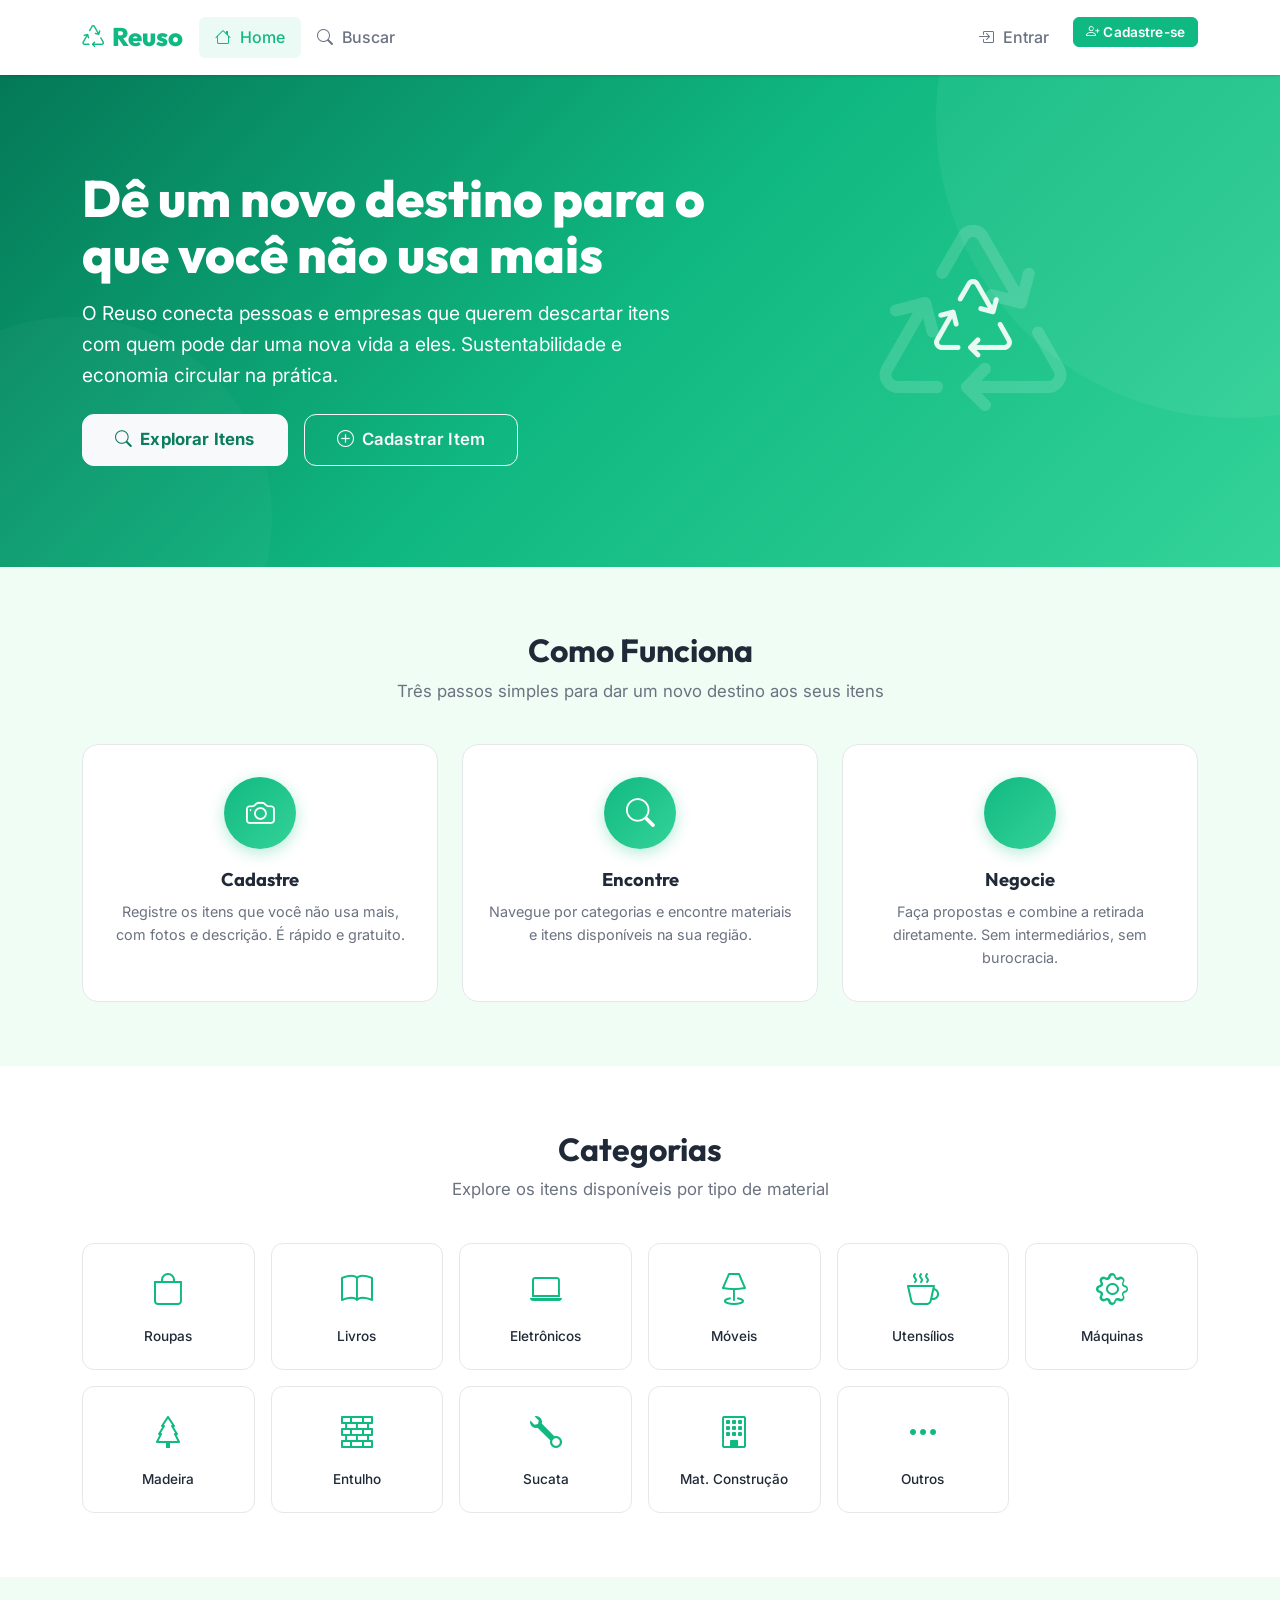
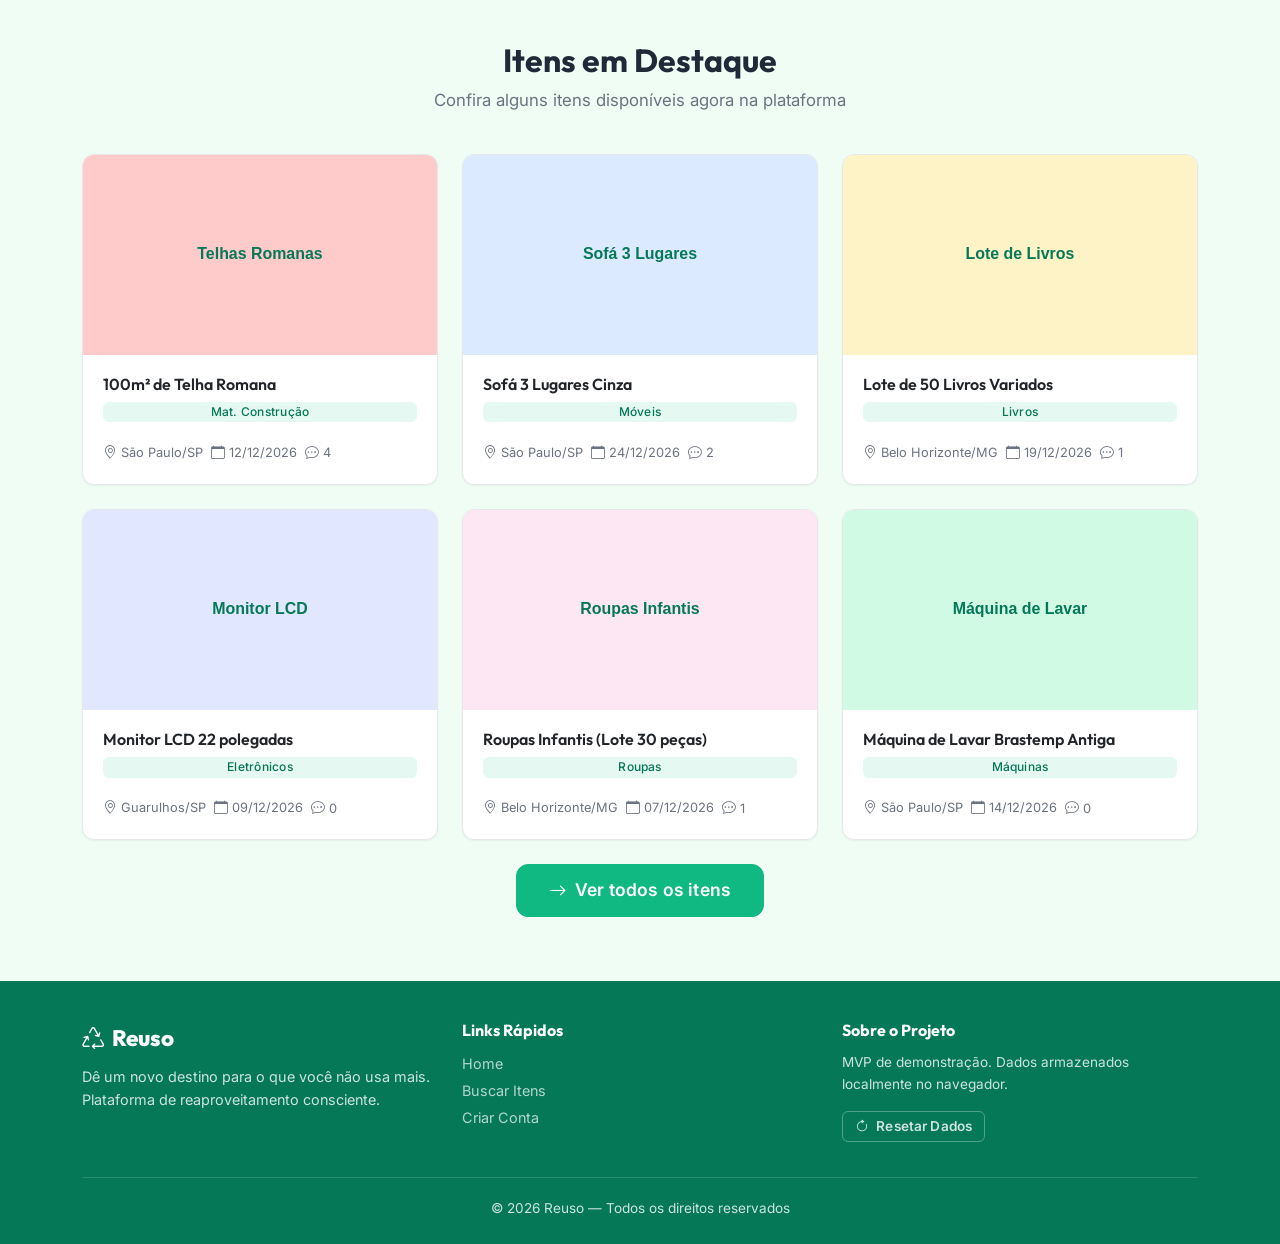
<file: index.html>
<!DOCTYPE html>
<html lang="pt-BR">
<head>
  <meta charset="UTF-8">
  <meta name="viewport" content="width=device-width, initial-scale=1.0">
  <title>Reuso — Dê um novo destino para o que você não usa mais</title>
  <meta name="description" content="Reuso é a plataforma brasileira para reutilizar itens que você não precisa mais. Cadastre, encontre e negocie de forma sustentável.">
  <meta name="keywords" content="reuso, reutilizar, reciclagem, sustentabilidade, marketplace, doação, itens usados">
  <meta name="author" content="Reuso">
  <meta property="og:title" content="Reuso — Marketplace de Reutilização">
  <meta property="og:description" content="Dê um novo destino para o que você não usa mais. Plataforma de reaproveitamento consciente.">
  <meta property="og:type" content="website">

  <!-- Bootstrap 5 CSS -->
  <link href="https://cdn.jsdelivr.net/npm/bootstrap@5.3.3/dist/css/bootstrap.min.css" rel="stylesheet">
  <!-- Bootstrap Icons -->
  <link href="https://cdn.jsdelivr.net/npm/bootstrap-icons@1.11.3/font/bootstrap-icons.min.css" rel="stylesheet">
  <!-- Google Fonts -->
  <link href="https://fonts.googleapis.com/css2?family=Inter:wght@300;400;500;600;700&family=Outfit:wght@400;500;600;700;800&display=swap" rel="stylesheet">
  <!-- Custom CSS -->
  <link href="css/style.css" rel="stylesheet">
</head>
<body>

  <!-- Navbar -->
  <div id="navbar-container"></div>

  <main>
    <!-- ====== HERO SECTION ====== -->
    <section class="hero-section">
      <div class="container">
        <div class="row align-items-center">
          <div class="col-lg-7 mb-4 mb-lg-0">
            <h1 class="animate-fade-in-up">Dê um novo destino para o que você não usa mais</h1>
            <p class="mb-4 animate-fade-in-up animate-delay-1">
              O Reuso conecta pessoas e empresas que querem descartar itens com quem pode dar uma nova vida a eles. 
              Sustentabilidade e economia circular na prática.
            </p>
            <div class="d-flex gap-3 flex-wrap animate-fade-in-up animate-delay-2">
              <a href="busca.html" class="btn btn-light btn-lg" id="hero-btn-explorar">
                <i class="bi bi-search me-2"></i>Explorar Itens
              </a>
              <a href="novo-item.html" class="btn btn-outline-light btn-lg" id="hero-btn-cadastrar">
                <i class="bi bi-plus-circle me-2"></i>Cadastrar Item
              </a>
            </div>
          </div>
          <div class="col-lg-5 text-center d-none d-lg-block">
            <div class="animate-fade-in-up animate-delay-2" style="position: relative;">
              <i class="bi bi-recycle" style="font-size: 12rem; opacity: 0.15;"></i>
              <div style="position: absolute; top: 50%; left: 50%; transform: translate(-50%, -50%);">
                <i class="bi bi-recycle" style="font-size: 5rem; opacity: 0.9;"></i>
              </div>
            </div>
          </div>
        </div>
      </div>
    </section>

    <!-- ====== HOW IT WORKS ====== -->
    <section class="section-padding">
      <div class="container">
        <h2 class="section-title">Como Funciona</h2>
        <p class="section-subtitle">Três passos simples para dar um novo destino aos seus itens</p>
        <div class="row g-4">
          <div class="col-md-4">
            <div class="how-it-works-card animate-fade-in-up">
              <div class="how-it-works-icon">
                <i class="bi bi-camera"></i>
              </div>
              <h5>Cadastre</h5>
              <p>Registre os itens que você não usa mais, com fotos e descrição. É rápido e gratuito.</p>
            </div>
          </div>
          <div class="col-md-4">
            <div class="how-it-works-card animate-fade-in-up animate-delay-1">
              <div class="how-it-works-icon">
                <i class="bi bi-search"></i>
              </div>
              <h5>Encontre</h5>
              <p>Navegue por categorias e encontre materiais e itens disponíveis na sua região.</p>
            </div>
          </div>
          <div class="col-md-4">
            <div class="how-it-works-card animate-fade-in-up animate-delay-2">
              <div class="how-it-works-icon">
                <i class="bi bi-handshake"></i>
              </div>
              <h5>Negocie</h5>
              <p>Faça propostas e combine a retirada diretamente. Sem intermediários, sem burocracia.</p>
            </div>
          </div>
        </div>
      </div>
    </section>

    <!-- ====== CATEGORIES ====== -->
    <section class="section-padding section-bg-white">
      <div class="container">
        <h2 class="section-title">Categorias</h2>
        <p class="section-subtitle">Explore os itens disponíveis por tipo de material</p>
        <div class="row g-3" id="categories-grid">
          <!-- Populated by JS -->
        </div>
      </div>
    </section>

    <!-- ====== FEATURED ITEMS ====== -->
    <section class="section-padding">
      <div class="container">
        <h2 class="section-title">Itens em Destaque</h2>
        <p class="section-subtitle">Confira alguns itens disponíveis agora na plataforma</p>
        <div id="featured-items" class="row g-4">
          <!-- Populated by JS -->
        </div>
        <div class="text-center mt-4">
          <a href="busca.html" class="btn btn-primary btn-lg" id="btn-ver-todos">
            <i class="bi bi-arrow-right me-2"></i>Ver todos os itens
          </a>
        </div>
      </div>
    </section>
  </main>

  <!-- Footer -->
  <div id="footer-container"></div>

  <!-- Scripts -->
  <script src="js/utils.js"></script>
  <script src="js/data.js"></script>
  <script src="js/storage.js"></script>
  <script src="js/auth.js"></script>
  <script src="js/ui.js"></script>
  <script src="js/search.js"></script>
  <!-- Bootstrap 5 JS Bundle -->
  <script src="https://cdn.jsdelivr.net/npm/bootstrap@5.3.3/dist/js/bootstrap.bundle.min.js"></script>

  <script src="js/pages/home.js"></script>
</body>
</html>
</file>
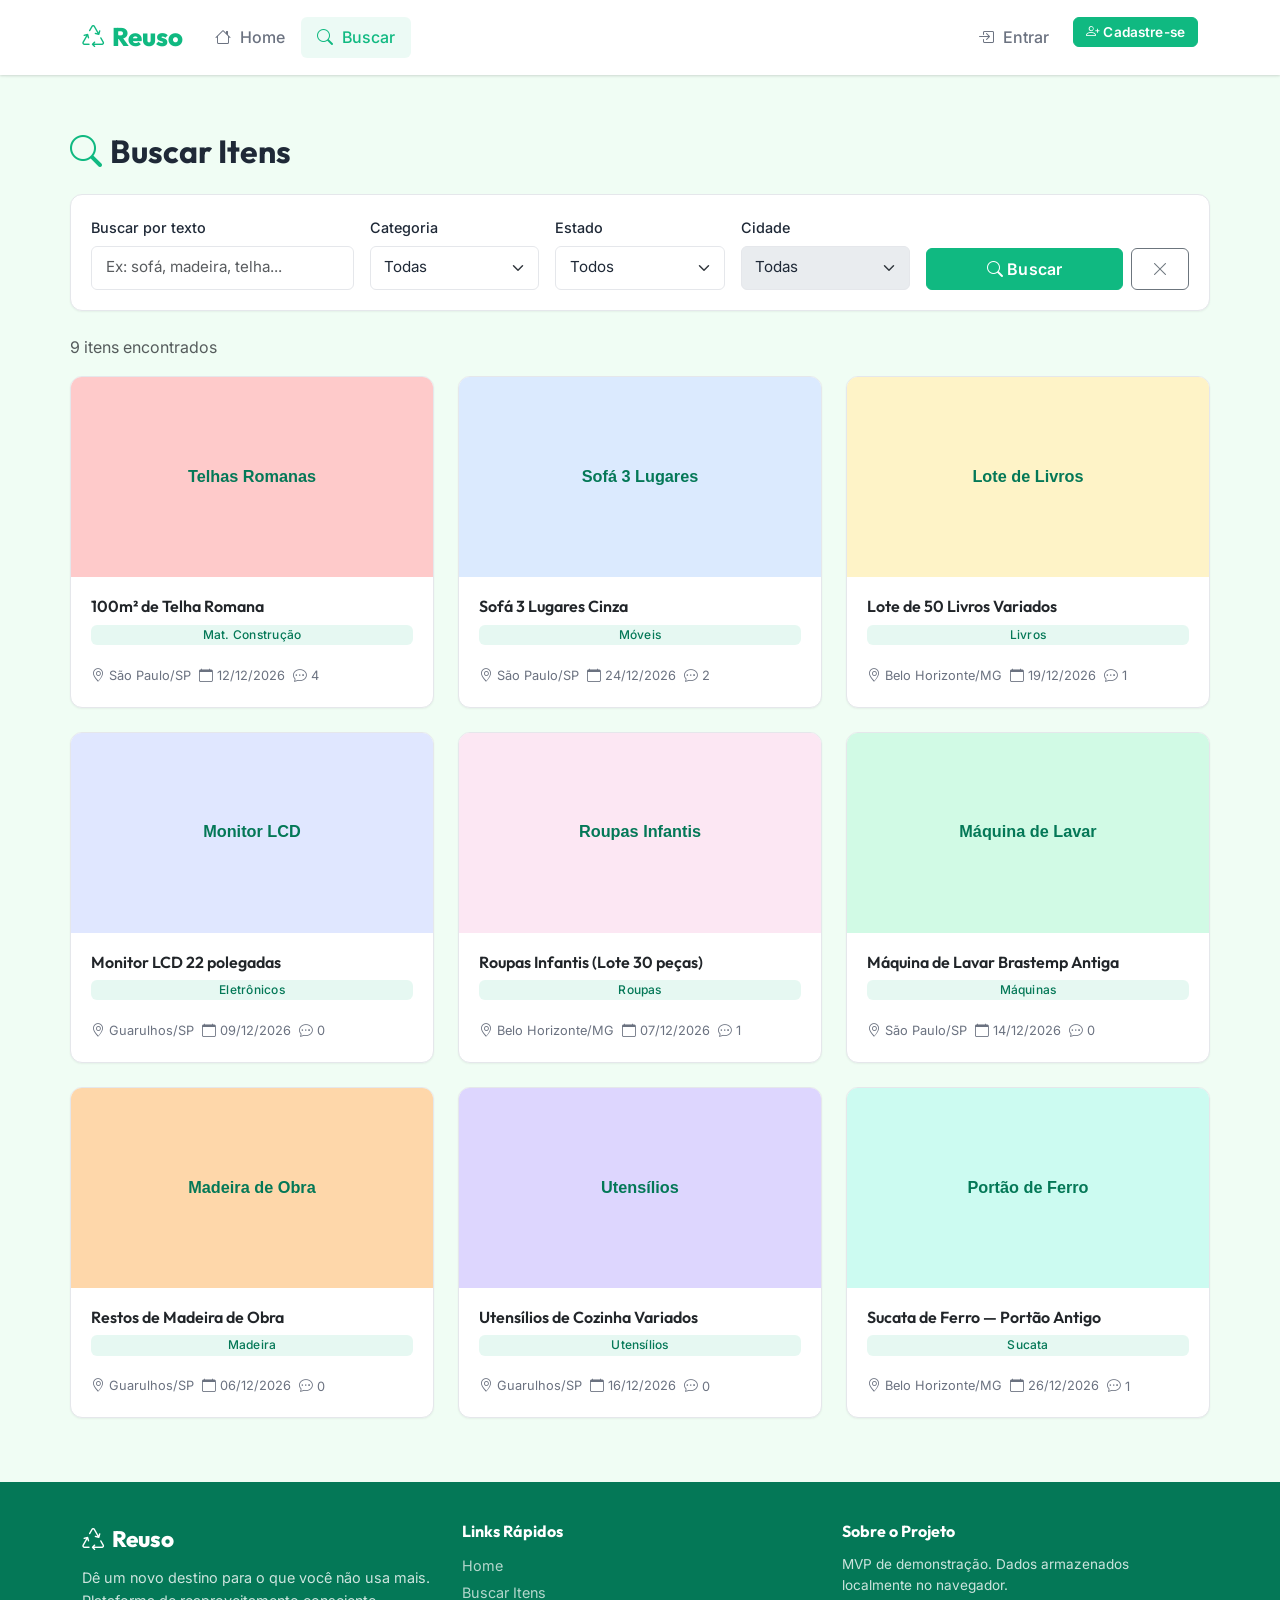
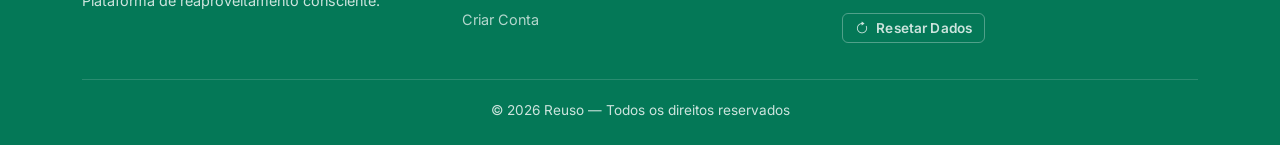
<file: busca.html>
<!DOCTYPE html>
<html lang="pt-BR">
<head>
  <meta charset="UTF-8">
  <meta name="viewport" content="width=device-width, initial-scale=1.0">
  <title>Buscar Itens — Reuso</title>
  <meta name="description" content="Encontre itens disponíveis para reutilização. Filtre por categoria, localização e muito mais.">
  <meta name="keywords" content="buscar, itens, reutilizar, reciclagem, materiais, marketplace">

  <!-- Bootstrap 5 CSS -->
  <link href="https://cdn.jsdelivr.net/npm/bootstrap@5.3.3/dist/css/bootstrap.min.css" rel="stylesheet">
  <!-- Bootstrap Icons -->
  <link href="https://cdn.jsdelivr.net/npm/bootstrap-icons@1.11.3/font/bootstrap-icons.min.css" rel="stylesheet">
  <!-- Google Fonts -->
  <link href="https://fonts.googleapis.com/css2?family=Inter:wght@300;400;500;600;700&family=Outfit:wght@400;500;600;700;800&display=swap" rel="stylesheet">
  <!-- Custom CSS -->
  <link href="css/style.css" rel="stylesheet">
</head>
<body>

  <!-- Navbar -->
  <div id="navbar-container"></div>

  <main>
    <div class="container section-padding">
      <h2 class="mb-4" id="search-page-title">
        <i class="bi bi-search me-2 text-reuso-primary"></i>Buscar Itens
      </h2>

      <!-- ====== FILTER BAR ====== -->
      <div class="card mb-4" id="filter-bar">
        <div class="card-body">
          <div class="row g-3 align-items-end">
            <!-- Text Search -->
            <div class="col-12 col-md-6 col-lg-3">
              <label for="search-text" class="form-label">Buscar por texto</label>
              <input type="text" class="form-control" id="search-text" placeholder="Ex: sofá, madeira, telha..." autocomplete="off">
            </div>
            <!-- Category -->
            <div class="col-6 col-md-3 col-lg-2">
              <label for="filter-category" class="form-label">Categoria</label>
              <select class="form-select" id="filter-category">
                <option value="">Todas</option>
              </select>
            </div>
            <!-- State -->
            <div class="col-6 col-md-3 col-lg-2">
              <label for="filter-state" class="form-label">Estado</label>
              <select class="form-select" id="filter-state">
                <option value="">Todos</option>
              </select>
            </div>
            <!-- City -->
            <div class="col-6 col-md-3 col-lg-2">
              <label for="filter-city" class="form-label">Cidade</label>
              <select class="form-select" id="filter-city" disabled>
                <option value="">Todas</option>
              </select>
            </div>
            <!-- Buttons -->
            <div class="col-6 col-md-3 col-lg-3">
              <div class="d-flex gap-2">
                <button class="btn btn-primary flex-grow-1" id="btn-buscar" type="button">
                  <i class="bi bi-search me-1"></i>Buscar
                </button>
                <button class="btn btn-outline-secondary" id="btn-limpar" type="button">
                  <i class="bi bi-x-lg"></i>
                </button>
              </div>
            </div>
          </div>
        </div>
      </div>

      <!-- ====== RESULTS ====== -->
      <p id="results-count" class="text-muted mb-3"></p>
      <div id="results-grid"></div>
    </div>
  </main>

  <!-- Footer -->
  <div id="footer-container"></div>

  <!-- Scripts -->
  <script src="js/utils.js"></script>
  <script src="js/data.js"></script>
  <script src="js/storage.js"></script>
  <script src="js/auth.js"></script>
  <script src="js/ui.js"></script>
  <script src="js/search.js"></script>
  <!-- Bootstrap 5 JS Bundle -->
  <script src="https://cdn.jsdelivr.net/npm/bootstrap@5.3.3/dist/js/bootstrap.bundle.min.js"></script>

  <script src="js/pages/busca.js"></script>
</body>
</html>
</file>
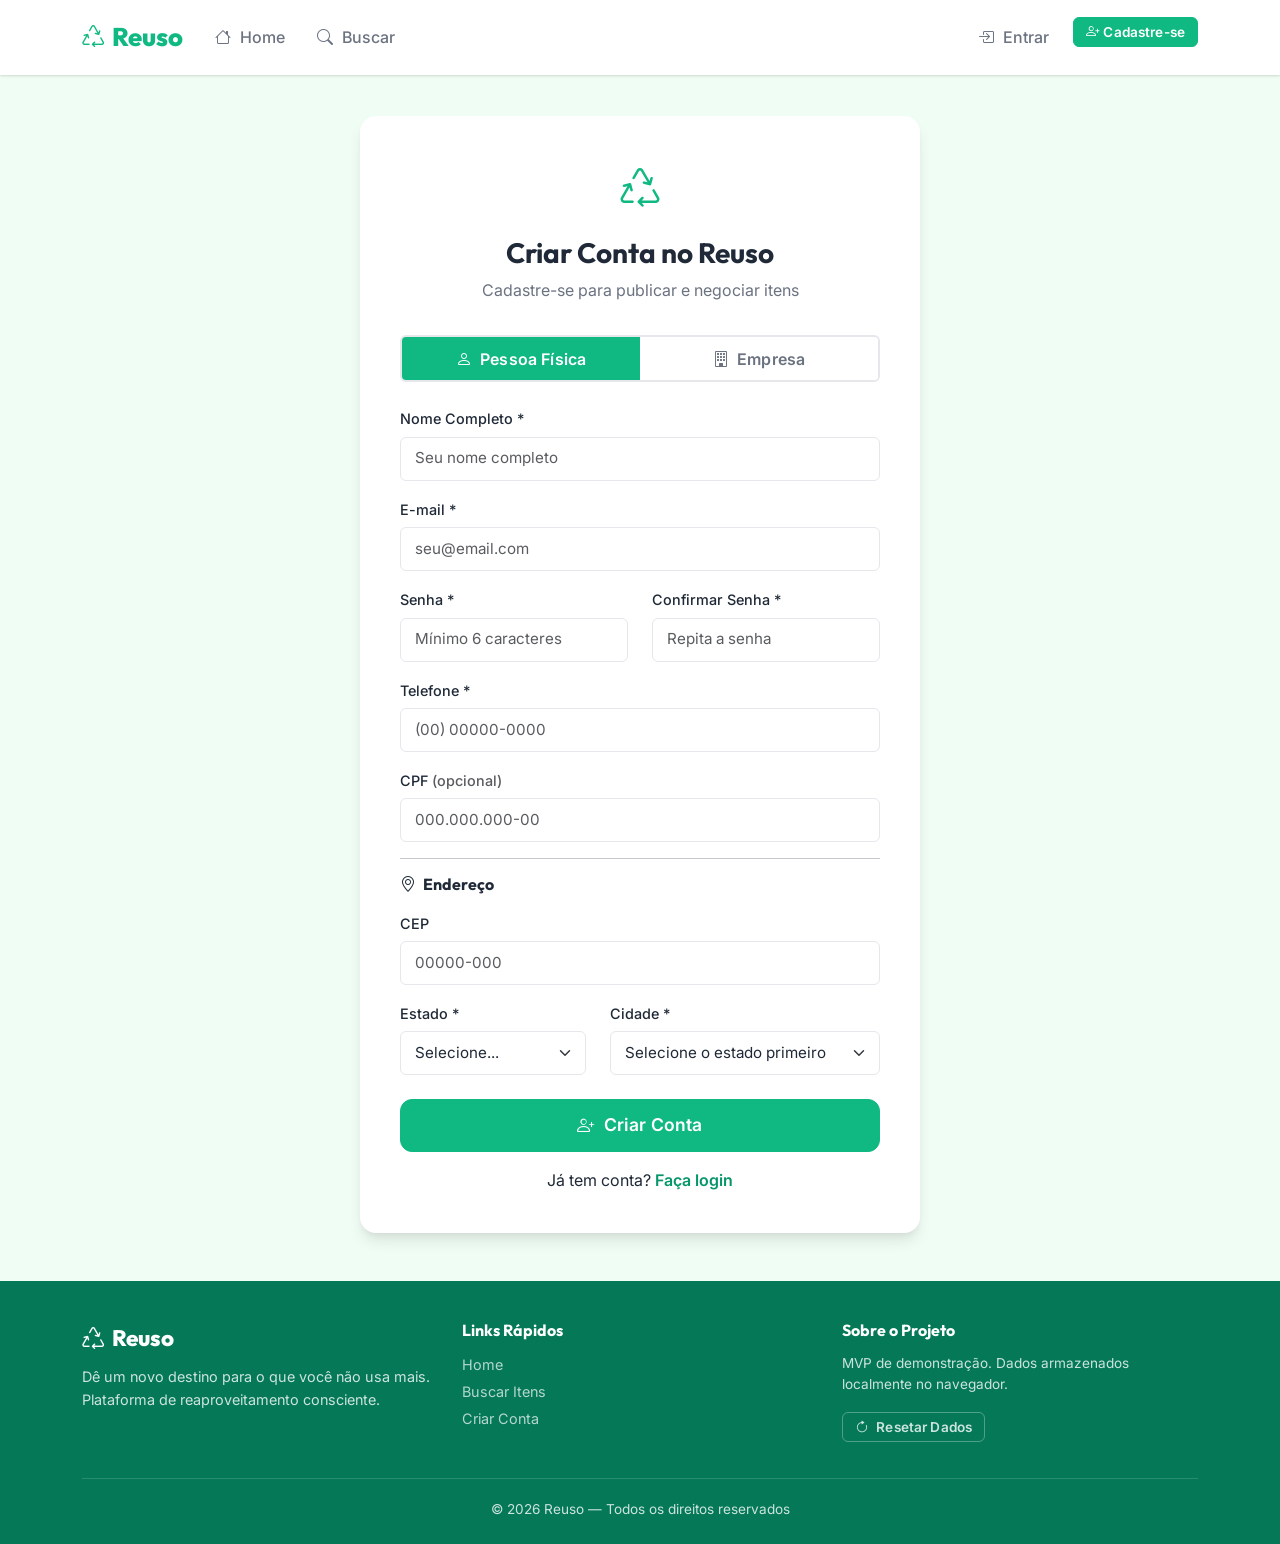
<file: cadastro.html>
<!DOCTYPE html>
<html lang="pt-BR">
<head>
  <meta charset="UTF-8">
  <meta name="viewport" content="width=device-width, initial-scale=1.0">
  <title>Cadastre-se — Reuso</title>
  <meta name="description" content="Crie sua conta no Reuso e comece a dar um novo destino para itens que você não usa mais.">
  <link href="https://cdn.jsdelivr.net/npm/bootstrap@5.3.3/dist/css/bootstrap.min.css" rel="stylesheet">
  <link href="https://cdn.jsdelivr.net/npm/bootstrap-icons@1.11.3/font/bootstrap-icons.min.css" rel="stylesheet">
  <link href="https://fonts.googleapis.com/css2?family=Inter:wght@300;400;500;600;700&family=Outfit:wght@400;500;600;700;800&display=swap" rel="stylesheet">
  <link href="css/style.css" rel="stylesheet">
</head>
<body>
  <div id="navbar-container"></div>

  <main>
    <div class="container">
      <div class="auth-container" style="max-width: 560px;">
        <div class="auth-card">
          <div class="auth-logo"><i class="bi bi-recycle"></i></div>
          <h2 class="auth-title">Criar Conta no Reuso</h2>
          <p class="auth-subtitle">Cadastre-se para publicar e negociar itens</p>

          <div id="alert-area"></div>

          <!-- Account Type Toggle -->
          <div class="auth-toggle" id="account-type-toggle">
            <button type="button" class="btn active" data-type="pf" id="btn-pf">
              <i class="bi bi-person me-1"></i> Pessoa Física
            </button>
            <button type="button" class="btn" data-type="pj" id="btn-pj">
              <i class="bi bi-building me-1"></i> Empresa
            </button>
          </div>

          <form id="register-form" novalidate>
            <!-- Common Fields -->
            <div class="mb-3">
              <label for="reg-name" class="form-label">Nome Completo *</label>
              <input type="text" class="form-control" id="reg-name" placeholder="Seu nome completo" required>
            </div>
            <div class="mb-3">
              <label for="reg-email" class="form-label">E-mail *</label>
              <input type="email" class="form-control" id="reg-email" placeholder="seu@email.com" required>
            </div>
            <div class="row">
              <div class="col-md-6 mb-3">
                <label for="reg-password" class="form-label">Senha *</label>
                <input type="password" class="form-control" id="reg-password" placeholder="Mínimo 6 caracteres" required minlength="6">
              </div>
              <div class="col-md-6 mb-3">
                <label for="reg-password-confirm" class="form-label">Confirmar Senha *</label>
                <input type="password" class="form-control" id="reg-password-confirm" placeholder="Repita a senha" required>
              </div>
            </div>
            <div class="mb-3">
              <label for="reg-phone" class="form-label">Telefone *</label>
              <input type="text" class="form-control" id="reg-phone" placeholder="(00) 00000-0000" required>
            </div>

            <!-- PF Fields -->
            <div id="pf-fields">
              <div class="mb-3">
                <label for="reg-cpf" class="form-label">CPF <span class="text-muted">(opcional)</span></label>
                <input type="text" class="form-control" id="reg-cpf" placeholder="000.000.000-00">
              </div>
            </div>

            <!-- PJ Fields (hidden by default) -->
            <div id="pj-fields" style="display: none;">
              <div class="mb-3">
                <label for="reg-cnpj" class="form-label">CNPJ *</label>
                <input type="text" class="form-control" id="reg-cnpj" placeholder="00.000.000/0000-00">
              </div>
              <div class="mb-3">
                <label for="reg-company" class="form-label">Razão Social *</label>
                <input type="text" class="form-control" id="reg-company" placeholder="Nome da empresa">
              </div>
            </div>

            <!-- Address -->
            <hr class="my-3">
            <h6 class="mb-3"><i class="bi bi-geo-alt me-1"></i> Endereço</h6>
            <div class="mb-3">
              <label for="reg-cep" class="form-label">CEP</label>
              <input type="text" class="form-control" id="reg-cep" placeholder="00000-000">
            </div>
            <div class="row">
              <div class="col-md-5 mb-3">
                <label for="reg-state" class="form-label">Estado *</label>
                <select class="form-select" id="reg-state" required>
                  <option value="">Selecione...</option>
                </select>
              </div>
              <div class="col-md-7 mb-3">
                <label for="reg-city" class="form-label">Cidade *</label>
                <select class="form-select" id="reg-city" required>
                  <option value="">Selecione o estado primeiro</option>
                </select>
              </div>
            </div>

            <button type="submit" class="btn btn-primary btn-lg w-100 mt-2" id="btn-register">
              <i class="bi bi-person-plus me-1"></i> Criar Conta
            </button>
          </form>

          <p class="text-center mt-3 mb-0">
            Já tem conta? <a href="login.html" class="fw-semibold">Faça login</a>
          </p>
        </div>
      </div>
    </div>
  </main>

  <div id="footer-container"></div>

  <script src="js/utils.js"></script>
  <script src="js/data.js"></script>
  <script src="js/storage.js"></script>
  <script src="js/auth.js"></script>
  <script src="js/ui.js"></script>
  <script src="https://cdn.jsdelivr.net/npm/bootstrap@5.3.3/dist/js/bootstrap.bundle.min.js"></script>
  <script src="js/pages/cadastro.js"></script>
</body>
</html>
</file>
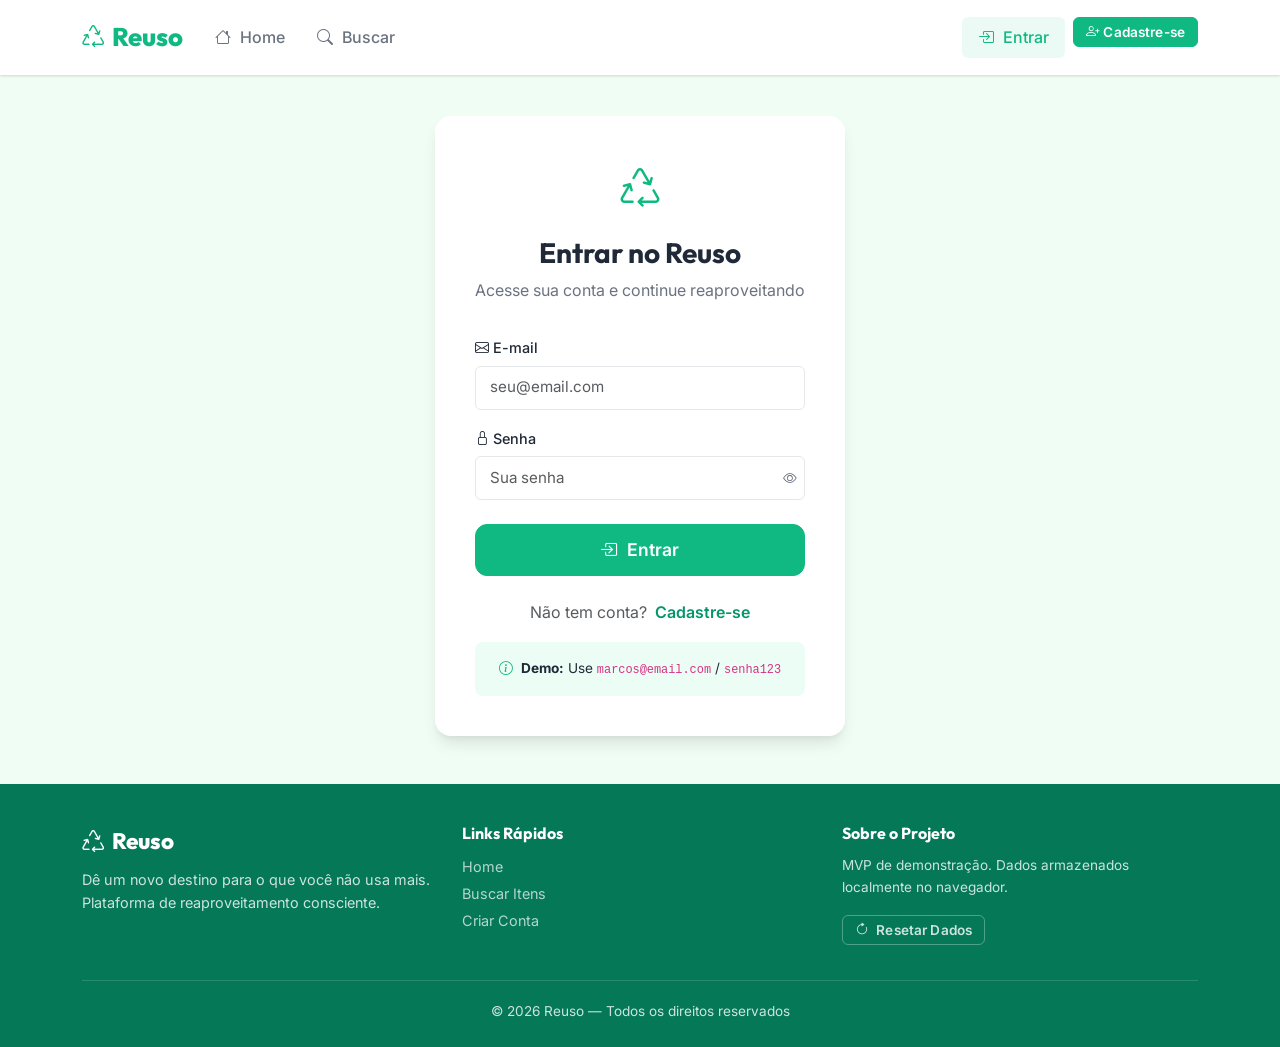
<file: dashboard.html>
<!DOCTYPE html>
<html lang="pt-BR">
<head>
  <meta charset="UTF-8">
  <meta name="viewport" content="width=device-width, initial-scale=1.0">
  <title>Dashboard — Reuso</title>
  <meta name="description" content="Gerencie seus itens, propostas e perfil no Reuso.">
  <link href="https://cdn.jsdelivr.net/npm/bootstrap@5.3.3/dist/css/bootstrap.min.css" rel="stylesheet">
  <link href="https://cdn.jsdelivr.net/npm/bootstrap-icons@1.11.3/font/bootstrap-icons.min.css" rel="stylesheet">
  <link href="https://fonts.googleapis.com/css2?family=Inter:wght@300;400;500;600;700&family=Outfit:wght@400;500;600;700;800&display=swap" rel="stylesheet">
  <link href="css/style.css" rel="stylesheet">
</head>
<body>
  <div id="navbar-container"></div>

  <main>
    <div class="container" style="padding-top: 2rem; padding-bottom: 3rem;">
      <div id="alert-area"></div>

      <!-- Dashboard Header -->
      <div class="dashboard-header" id="dashboard-header"></div>

      <!-- Stats -->
      <div class="dashboard-stats" id="dashboard-stats"></div>

      <!-- Tabs -->
      <ul class="nav nav-tabs mb-4" id="dashboardTabs" role="tablist">
        <li class="nav-item" role="presentation">
          <button class="nav-link active" id="tab-items" data-bs-toggle="tab" data-bs-target="#my-items" type="button" role="tab">
            <i class="bi bi-box-seam me-1"></i> Meus Itens
          </button>
        </li>
        <li class="nav-item" role="presentation">
          <button class="nav-link" id="tab-bids" data-bs-toggle="tab" data-bs-target="#my-bids" type="button" role="tab">
            <i class="bi bi-tag me-1"></i> Meus Lances
          </button>
        </li>
        <li class="nav-item" role="presentation">
          <button class="nav-link" id="tab-profile" data-bs-toggle="tab" data-bs-target="#my-profile" type="button" role="tab">
            <i class="bi bi-person me-1"></i> Meu Perfil
          </button>
        </li>
      </ul>

      <div class="tab-content" id="dashboardTabContent">
        <div class="tab-pane fade show active" id="my-items" role="tabpanel"></div>
        <div class="tab-pane fade" id="my-bids" role="tabpanel"></div>
        <div class="tab-pane fade" id="my-profile" role="tabpanel"></div>
      </div>
    </div>
  </main>

  <!-- Confirm Modal -->
  <div class="modal fade" id="confirmModal" tabindex="-1" aria-hidden="true">
    <div class="modal-dialog modal-dialog-centered modal-sm">
      <div class="modal-content">
        <div class="modal-header">
          <h5 class="modal-title" id="confirmModalTitle">Confirmar</h5>
          <button type="button" class="btn-close" data-bs-dismiss="modal"></button>
        </div>
        <div class="modal-body" id="confirmModalBody"></div>
        <div class="modal-footer">
          <button type="button" class="btn btn-outline-secondary btn-sm" data-bs-dismiss="modal">Não</button>
          <button type="button" class="btn btn-primary btn-sm" id="confirmModalBtn">Sim</button>
        </div>
      </div>
    </div>
  </div>

  <div id="footer-container"></div>

  <script src="js/utils.js"></script>
  <script src="js/data.js"></script>
  <script src="js/storage.js"></script>
  <script src="js/auth.js"></script>
  <script src="js/items.js"></script>
  <script src="js/bids.js"></script>
  <script src="js/ui.js"></script>
  <script src="https://cdn.jsdelivr.net/npm/bootstrap@5.3.3/dist/js/bootstrap.bundle.min.js"></script>
  <script src="js/pages/dashboard.js"></script>
</body>
</html>
</file>
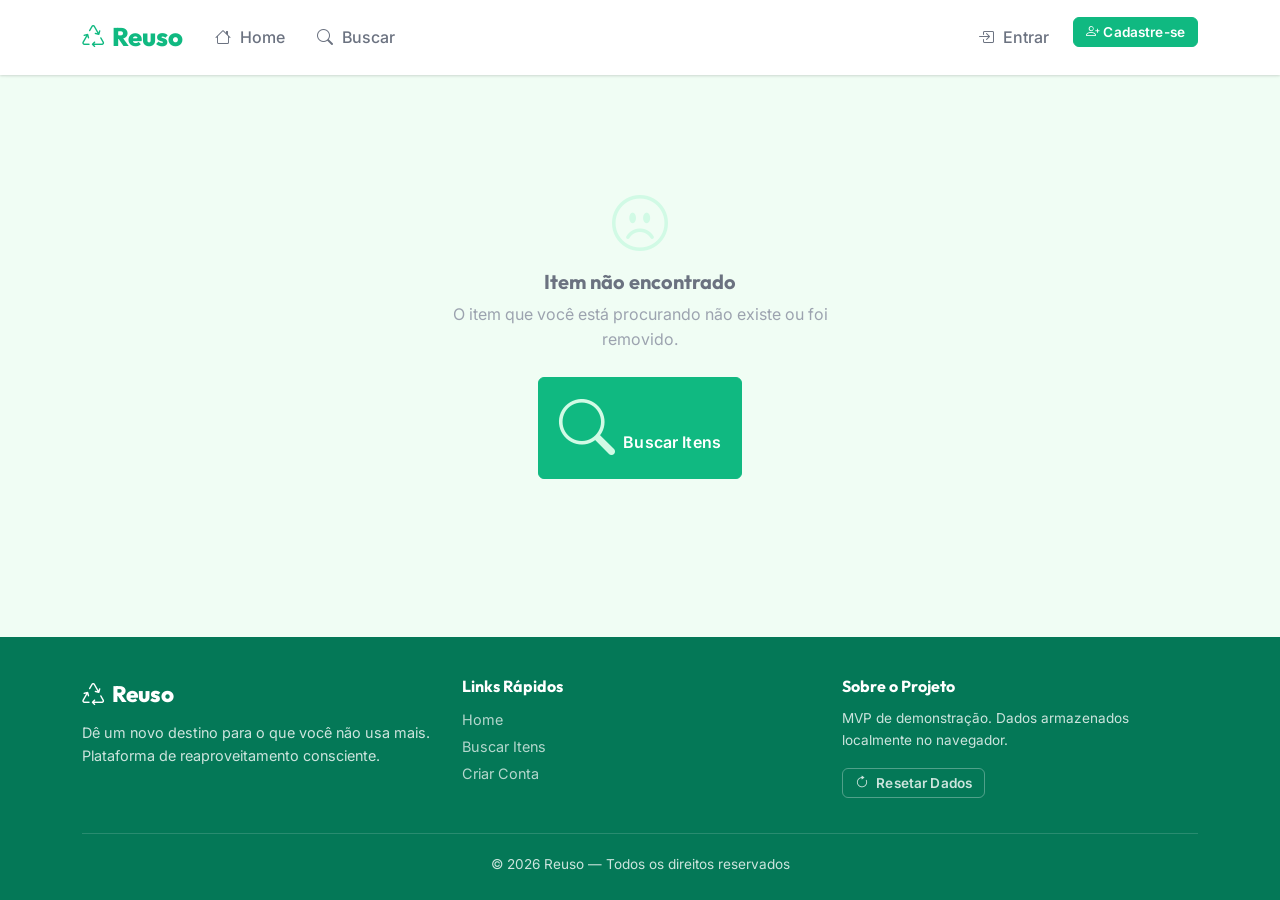
<file: item.html>
<!DOCTYPE html>
<html lang="pt-BR">
<head>
  <meta charset="UTF-8">
  <meta name="viewport" content="width=device-width, initial-scale=1.0">
  <title>Detalhe do Item — Reuso</title>
  <meta name="description" content="Veja os detalhes deste item disponível no Reuso e faça sua proposta.">
  <link href="https://cdn.jsdelivr.net/npm/bootstrap@5.3.3/dist/css/bootstrap.min.css" rel="stylesheet">
  <link href="https://cdn.jsdelivr.net/npm/bootstrap-icons@1.11.3/font/bootstrap-icons.min.css" rel="stylesheet">
  <link href="https://fonts.googleapis.com/css2?family=Inter:wght@300;400;500;600;700&family=Outfit:wght@400;500;600;700;800&display=swap" rel="stylesheet">
  <link href="css/style.css" rel="stylesheet">
</head>
<body>
  <div id="navbar-container"></div>

  <main>
    <div class="container section-padding">
      <div id="alert-area"></div>
      <div id="item-detail"></div>
    </div>
  </main>

  <!-- Proposal Modal -->
  <div class="modal fade" id="proposalModal" tabindex="-1" aria-labelledby="proposalModalLabel" aria-hidden="true">
    <div class="modal-dialog modal-dialog-centered">
      <div class="modal-content">
        <div class="modal-header">
          <h5 class="modal-title" id="proposalModalLabel"><i class="bi bi-chat-dots me-2"></i>Fazer Proposta</h5>
          <button type="button" class="btn-close" data-bs-dismiss="modal" aria-label="Fechar"></button>
        </div>
        <div class="modal-body">
          <p class="text-muted mb-3">Escolha o tipo de proposta que deseja fazer:</p>

          <div class="d-flex flex-column gap-2 mb-3">
            <div class="proposal-type-option">
              <input type="radio" name="bid-type" id="bid-type-pago" value="pago">
              <label for="bid-type-pago" class="proposal-type-label">
                <div class="proposal-type-icon icon-pago"><i class="bi bi-cash-coin"></i></div>
                <div class="proposal-type-text">
                  <h6>Pago pelo item e retiro</h6>
                  <p>Você paga um valor e retira o item no endereço</p>
                </div>
              </label>
            </div>

            <div class="proposal-type-option">
              <input type="radio" name="bid-type" id="bid-type-gratis" value="gratis">
              <label for="bid-type-gratis" class="proposal-type-label">
                <div class="proposal-type-icon icon-gratis"><i class="bi bi-hand-thumbs-up"></i></div>
                <div class="proposal-type-text">
                  <h6>Retiro gratuitamente</h6>
                  <p>Você retira o item sem custo para nenhuma das partes</p>
                </div>
              </label>
            </div>

            <div class="proposal-type-option">
              <input type="radio" name="bid-type" id="bid-type-cobro" value="cobro">
              <label for="bid-type-cobro" class="proposal-type-label">
                <div class="proposal-type-icon icon-cobro"><i class="bi bi-truck"></i></div>
                <div class="proposal-type-text">
                  <h6>Cobro para retirar</h6>
                  <p>Você cobra um valor para retirar e dar destino ao item</p>
                </div>
              </label>
            </div>
          </div>

          <div id="bid-value-group" style="display: none;">
            <label for="bid-value" class="form-label">Valor (R$) *</label>
            <div class="input-group">
              <span class="input-group-text">R$</span>
              <input type="number" class="form-control" id="bid-value" placeholder="0,00" min="0.01" step="0.01">
            </div>
          </div>
        </div>
        <div class="modal-footer">
          <button type="button" class="btn btn-outline-secondary" data-bs-dismiss="modal">Cancelar</button>
          <button type="button" class="btn btn-primary" id="btn-submit-bid">
            <i class="bi bi-send me-1"></i> Enviar Proposta
          </button>
        </div>
      </div>
    </div>
  </div>

  <div id="footer-container"></div>

  <script src="js/utils.js"></script>
  <script src="js/data.js"></script>
  <script src="js/storage.js"></script>
  <script src="js/auth.js"></script>
  <script src="js/items.js"></script>
  <script src="js/bids.js"></script>
  <script src="js/ui.js"></script>
  <script src="https://cdn.jsdelivr.net/npm/bootstrap@5.3.3/dist/js/bootstrap.bundle.min.js"></script>
  <script src="js/pages/item.js"></script>
</body>
</html>
</file>
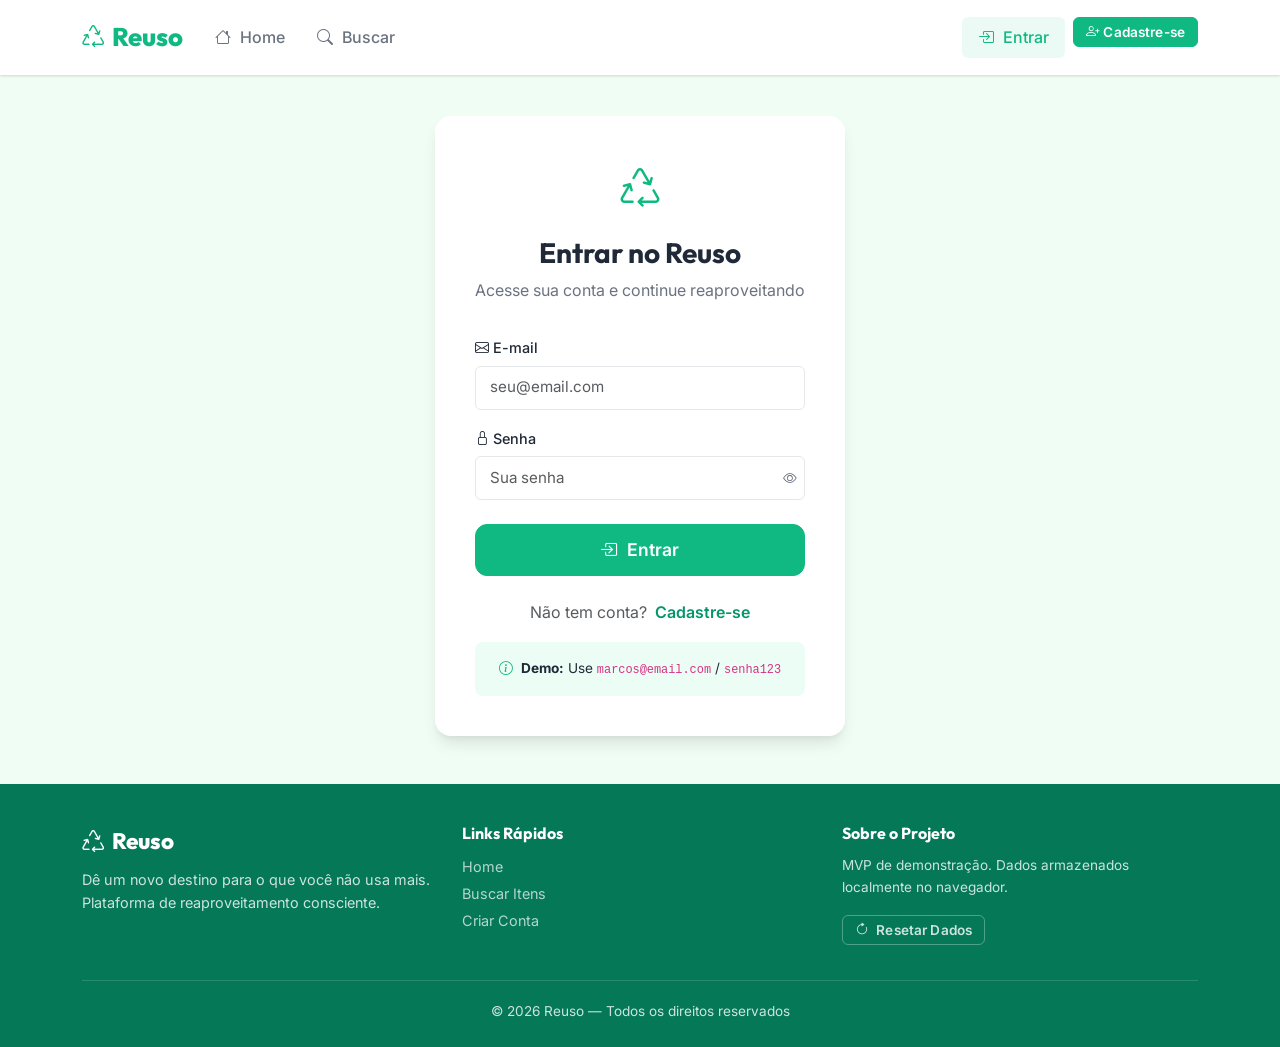
<file: login.html>
<!DOCTYPE html>
<html lang="pt-BR">
<head>
  <meta charset="UTF-8">
  <meta name="viewport" content="width=device-width, initial-scale=1.0">
  <title>Entrar — Reuso | Marketplace de Reaproveitamento</title>
  <meta name="description" content="Faça login no Reuso e dê um novo destino para o que você não usa mais. Marketplace de reaproveitamento consciente.">
  <meta name="keywords" content="reuso, login, marketplace, reaproveitamento, sustentabilidade">

  <!-- Bootstrap 5 CSS -->
  <link href="https://cdn.jsdelivr.net/npm/bootstrap@5.3.3/dist/css/bootstrap.min.css" rel="stylesheet">
  <!-- Bootstrap Icons -->
  <link href="https://cdn.jsdelivr.net/npm/bootstrap-icons@1.11.3/font/bootstrap-icons.min.css" rel="stylesheet">
  <!-- Google Fonts -->
  <link href="https://fonts.googleapis.com/css2?family=Inter:wght@300;400;500;600;700&family=Outfit:wght@400;500;600;700;800&display=swap" rel="stylesheet">
  <!-- Custom CSS -->
  <link rel="stylesheet" href="css/style.css">
</head>
<body>

  <!-- Navbar -->
  <div id="navbar-container"></div>

  <!-- Main Content -->
  <main class="auth-container">
    <div class="auth-card animate-fade-in-up">

      <!-- Logo -->
      <div class="auth-logo">
        <i class="bi bi-recycle"></i>
      </div>

      <!-- Title -->
      <h1 class="auth-title">Entrar no Reuso</h1>
      <p class="auth-subtitle">Acesse sua conta e continue reaproveitando</p>

      <!-- Alert Area -->
      <div id="alert-area"></div>

      <!-- Login Form -->
      <form id="login-form" novalidate>
        <!-- Email -->
        <div class="mb-3">
          <label for="login-email" class="form-label">
            <i class="bi bi-envelope me-1"></i>E-mail
          </label>
          <input
            type="email"
            class="form-control"
            id="login-email"
            placeholder="seu@email.com"
            required
            autocomplete="email"
          >
        </div>

        <!-- Password -->
        <div class="mb-4">
          <label for="login-password" class="form-label">
            <i class="bi bi-lock me-1"></i>Senha
          </label>
          <div class="position-relative">
            <input
              type="password"
              class="form-control"
              id="login-password"
              placeholder="Sua senha"
              required
              autocomplete="current-password"
            >
            <button
              type="button"
              class="btn btn-sm position-absolute top-50 end-0 translate-middle-y me-2 p-0 border-0 bg-transparent"
              id="toggle-password"
              aria-label="Mostrar/ocultar senha"
              style="color: var(--reuso-text-muted);"
            >
              <i class="bi bi-eye"></i>
            </button>
          </div>
        </div>

        <!-- Submit -->
        <button type="submit" class="btn btn-primary w-100 btn-lg" id="login-submit-btn">
          <i class="bi bi-box-arrow-in-right me-2"></i>Entrar
        </button>
      </form>

      <!-- Register Link -->
      <div class="text-center mt-4">
        <span class="text-muted">Não tem conta?</span>
        <a href="cadastro.html" class="fw-semibold ms-1">Cadastre-se</a>
      </div>

      <!-- Demo credentials hint -->
      <div class="text-center mt-3 p-3 rounded-3" style="background-color: var(--reuso-bg-alt); font-size: 0.85rem;">
        <i class="bi bi-info-circle me-1 text-reuso-primary"></i>
        <strong>Demo:</strong> Use <code>marcos@email.com</code> / <code>senha123</code>
      </div>

    </div>
  </main>

  <!-- Footer -->
  <div id="footer-container"></div>

  <!-- Bootstrap 5 JS -->
  <script src="https://cdn.jsdelivr.net/npm/bootstrap@5.3.3/dist/js/bootstrap.bundle.min.js"></script>
  <!-- App JS -->
  <script src="js/utils.js"></script>
  <script src="js/data.js"></script>
  <script src="js/storage.js"></script>
  <script src="js/auth.js"></script>
  <script src="js/ui.js"></script>

  <script src="js/pages/login.js"></script>

</body>
</html>
</file>
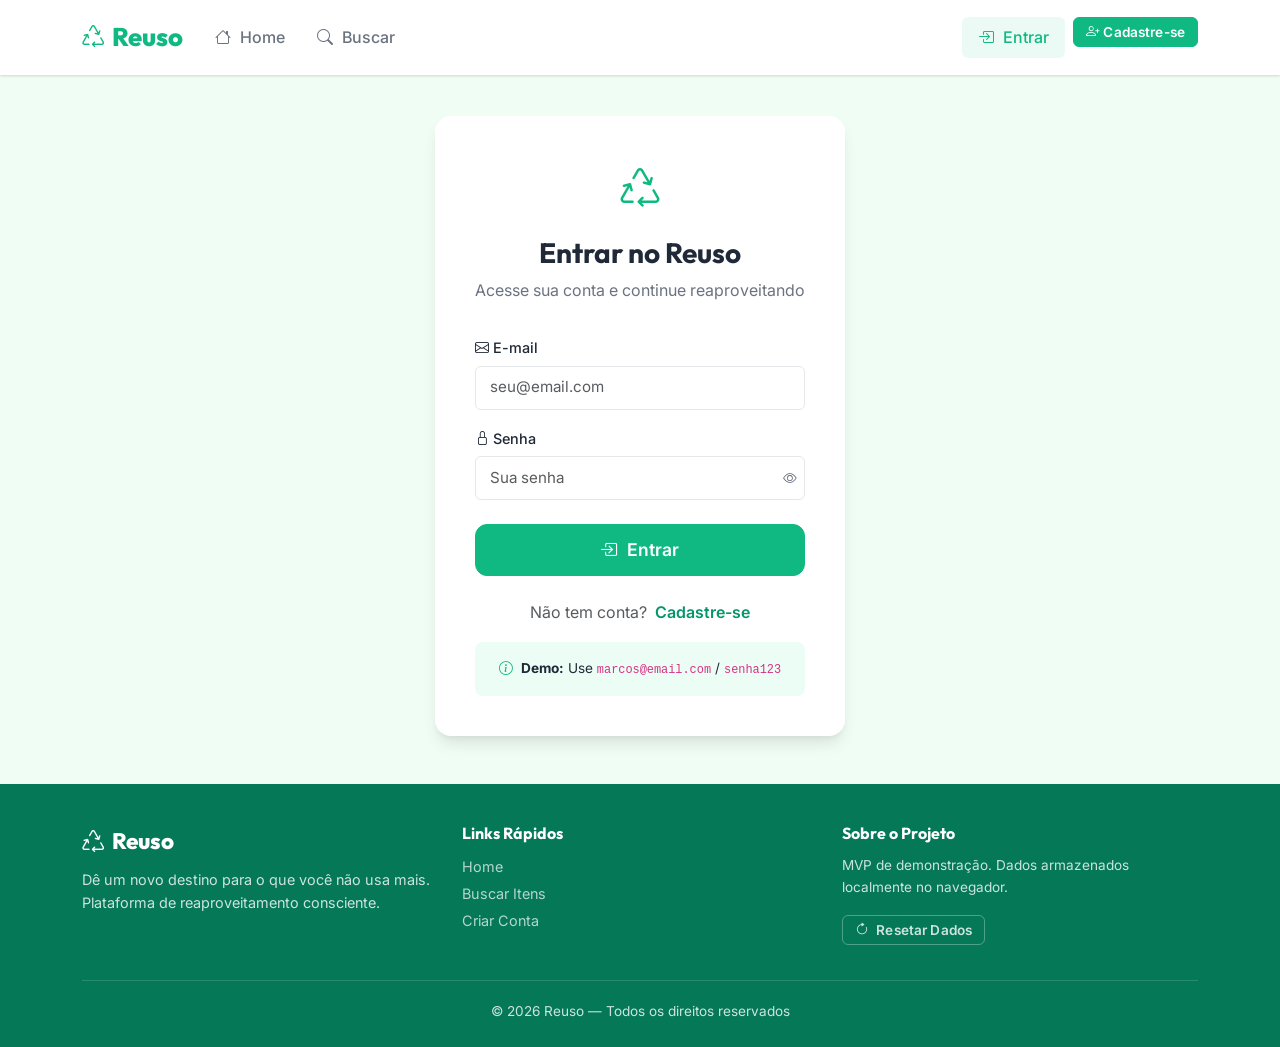
<file: novo-item.html>
<!DOCTYPE html>
<html lang="pt-BR">
<head>
  <meta charset="UTF-8">
  <meta name="viewport" content="width=device-width, initial-scale=1.0">
  <title>Cadastrar Item — Reuso</title>
  <meta name="description" content="Cadastre um item que você não usa mais e encontre quem precisa dele.">
  <link href="https://cdn.jsdelivr.net/npm/bootstrap@5.3.3/dist/css/bootstrap.min.css" rel="stylesheet">
  <link href="https://cdn.jsdelivr.net/npm/bootstrap-icons@1.11.3/font/bootstrap-icons.min.css" rel="stylesheet">
  <link href="https://fonts.googleapis.com/css2?family=Inter:wght@300;400;500;600;700&family=Outfit:wght@400;500;600;700;800&display=swap" rel="stylesheet">
  <link href="css/style.css" rel="stylesheet">
</head>
<body>
  <div id="navbar-container"></div>

  <main>
    <div class="container section-padding" style="max-width: 720px;">
      <h2 class="mb-1"><i class="bi bi-plus-circle text-reuso-primary me-2"></i>Cadastrar Novo Item</h2>
      <p class="text-muted mb-4">Preencha os dados do item que deseja disponibilizar</p>

      <div id="alert-area"></div>

      <div class="card shadow-sm">
        <div class="card-body p-4">
          <form id="new-item-form" novalidate>
            <!-- Title -->
            <div class="mb-3">
              <label for="item-title" class="form-label">Título *</label>
              <input type="text" class="form-control" id="item-title" placeholder="Ex: 100m² de Telha Romana" maxlength="100" required>
              <div class="form-text">Máximo 100 caracteres</div>
            </div>

            <!-- Category -->
            <div class="mb-3">
              <label for="item-category" class="form-label">Categoria *</label>
              <select class="form-select" id="item-category" required>
                <option value="">Selecione uma categoria...</option>
              </select>
            </div>

            <!-- Description -->
            <div class="mb-3">
              <label for="item-description" class="form-label">Descrição *</label>
              <textarea class="form-control" id="item-description" rows="4" maxlength="500" placeholder="Descreva o estado do item, detalhes relevantes, condições..." required></textarea>
              <div class="form-text"><span id="desc-count">0</span>/500 caracteres</div>
            </div>

            <!-- Volume -->
            <div class="mb-3">
              <label for="item-volume" class="form-label">Volume / Quantidade *</label>
              <input type="text" class="form-control" id="item-volume" placeholder="Ex: Aproximadamente 100m², 2 caixas, 1 unidade" required>
            </div>

            <!-- Photos -->
            <div class="mb-3">
              <label class="form-label">Fotos * <span class="text-muted">(1 a 5 fotos)</span></label>
              <div class="photo-upload-area" id="photo-upload-area">
                <i class="bi bi-camera d-block"></i>
                <p class="mb-1 fw-semibold">Clique para adicionar fotos</p>
                <p class="text-muted mb-0" style="font-size: 0.85rem;">JPG, PNG — máximo 5 fotos</p>
              </div>
              <input type="file" id="item-photos" accept="image/*" multiple style="display: none;">
              <div class="photo-preview-grid" id="photo-preview"></div>
            </div>

            <!-- Address -->
            <hr class="my-3">
            <h6 class="mb-3"><i class="bi bi-geo-alt me-1"></i> Localização do Item</h6>
            <div class="row">
              <div class="col-md-5 mb-3">
                <label for="item-state" class="form-label">Estado *</label>
                <select class="form-select" id="item-state" required>
                  <option value="">Selecione...</option>
                </select>
              </div>
              <div class="col-md-7 mb-3">
                <label for="item-city" class="form-label">Cidade *</label>
                <select class="form-select" id="item-city" required>
                  <option value="">Selecione o estado primeiro</option>
                </select>
              </div>
            </div>

            <!-- Duration -->
            <div class="mb-4">
              <label for="item-duration" class="form-label">Duração do Anúncio *</label>
              <select class="form-select" id="item-duration" required>
                <option value="">Selecione...</option>
              </select>
            </div>

            <button type="submit" class="btn btn-primary btn-lg w-100" id="btn-publish">
              <i class="bi bi-rocket me-1"></i> Publicar Item
            </button>
          </form>
        </div>
      </div>
    </div>
  </main>

  <div id="footer-container"></div>

  <script src="js/utils.js"></script>
  <script src="js/data.js"></script>
  <script src="js/storage.js"></script>
  <script src="js/auth.js"></script>
  <script src="js/items.js"></script>
  <script src="js/bids.js"></script>
  <script src="js/ui.js"></script>
  <script src="https://cdn.jsdelivr.net/npm/bootstrap@5.3.3/dist/js/bootstrap.bundle.min.js"></script>
  <script src="js/pages/novo-item.js"></script>
</body>
</html>
</file>
<file: css/style.css>
/* ==========================================
   REUSO — Design System & Custom Styles
   Tema Verde Sustentável
   ========================================== */

/* Google Fonts */
@import url('https://fonts.googleapis.com/css2?family=Inter:wght@300;400;500;600;700&family=Outfit:wght@400;500;600;700;800&display=swap');

/* ==========================================
   CSS Custom Properties
   ========================================== */
:root {
  --reuso-primary: #10b981;
  --reuso-primary-rgb: 16, 185, 129;
  --reuso-primary-dark: #059669;
  --reuso-primary-darker: #047857;
  --reuso-primary-light: #34d399;
  --reuso-primary-lighter: #6ee7b7;
  --reuso-secondary: #f59e0b;
  --reuso-secondary-dark: #d97706;
  --reuso-success: #22c55e;
  --reuso-warning: #f59e0b;
  --reuso-danger: #ef4444;
  --reuso-info: #3b82f6;
  --reuso-bg: #f0fdf4;
  --reuso-bg-alt: #ecfdf5;
  --reuso-surface: #ffffff;
  --reuso-text: #1f2937;
  --reuso-text-muted: #6b7280;
  --reuso-text-light: #9ca3af;
  --reuso-border: #d1fae5;
  --reuso-border-light: #e5e7eb;
  --reuso-shadow-sm: 0 1px 2px rgba(0, 0, 0, 0.05);
  --reuso-shadow: 0 1px 3px rgba(0, 0, 0, 0.1), 0 1px 2px rgba(0, 0, 0, 0.06);
  --reuso-shadow-md: 0 4px 6px -1px rgba(0, 0, 0, 0.1), 0 2px 4px -1px rgba(0, 0, 0, 0.06);
  --reuso-shadow-lg: 0 10px 15px -3px rgba(0, 0, 0, 0.1), 0 4px 6px -2px rgba(0, 0, 0, 0.05);
  --reuso-shadow-xl: 0 20px 25px -5px rgba(0, 0, 0, 0.1), 0 10px 10px -5px rgba(0, 0, 0, 0.04);
  --reuso-radius-sm: 0.375rem;
  --reuso-radius: 0.75rem;
  --reuso-radius-lg: 1rem;
  --reuso-radius-xl: 1.5rem;
  --reuso-transition: all 0.3s cubic-bezier(0.4, 0, 0.2, 1);
  --reuso-transition-fast: all 0.15s ease;
}

/* ==========================================
   Base / Reset
   ========================================== */
* {
  box-sizing: border-box;
}

body {
  font-family: 'Inter', -apple-system, BlinkMacSystemFont, 'Segoe UI', sans-serif;
  color: var(--reuso-text);
  background-color: var(--reuso-bg);
  min-height: 100vh;
  display: flex;
  flex-direction: column;
  line-height: 1.6;
  -webkit-font-smoothing: antialiased;
  -moz-osx-font-smoothing: grayscale;
}

h1, h2, h3, h4, h5, h6 {
  font-family: 'Outfit', sans-serif;
  font-weight: 700;
  color: var(--reuso-text);
  line-height: 1.2;
}

main {
  flex: 1;
}

a {
  color: var(--reuso-primary-dark);
  text-decoration: none;
  transition: var(--reuso-transition-fast);
}

a:hover {
  color: var(--reuso-primary-darker);
}

img {
  max-width: 100%;
  height: auto;
}

/* ==========================================
   Bootstrap 5 Overrides
   ========================================== */

/* --- Buttons --- */
.btn {
  font-weight: 600;
  border-radius: var(--reuso-radius-sm);
  padding: 0.5rem 1.25rem;
  transition: var(--reuso-transition);
  font-family: 'Inter', sans-serif;
  letter-spacing: 0.01em;
}

.btn-primary {
  background-color: var(--reuso-primary);
  border-color: var(--reuso-primary);
  color: #fff;
}

.btn-primary:hover,
.btn-primary:focus {
  background-color: var(--reuso-primary-dark);
  border-color: var(--reuso-primary-dark);
  color: #fff;
  box-shadow: 0 4px 12px rgba(var(--reuso-primary-rgb), 0.4);
  transform: translateY(-1px);
}

.btn-primary:active {
  background-color: var(--reuso-primary-darker);
  border-color: var(--reuso-primary-darker);
  transform: translateY(0);
}

.btn-outline-primary {
  color: var(--reuso-primary);
  border-color: var(--reuso-primary);
}

.btn-outline-primary:hover {
  background-color: var(--reuso-primary);
  border-color: var(--reuso-primary);
  color: #fff;
  box-shadow: 0 4px 12px rgba(var(--reuso-primary-rgb), 0.3);
  transform: translateY(-1px);
}

.btn-secondary {
  background-color: var(--reuso-secondary);
  border-color: var(--reuso-secondary);
  color: #fff;
}

.btn-secondary:hover {
  background-color: var(--reuso-secondary-dark);
  border-color: var(--reuso-secondary-dark);
  color: #fff;
}

.btn-lg {
  padding: 0.75rem 2rem;
  font-size: 1.1rem;
  border-radius: var(--reuso-radius);
}

.btn-sm {
  padding: 0.25rem 0.75rem;
  font-size: 0.85rem;
}

/* --- Cards --- */
.card {
  border: 1px solid var(--reuso-border-light);
  border-radius: var(--reuso-radius);
  box-shadow: var(--reuso-shadow-sm);
  transition: var(--reuso-transition);
  overflow: hidden;
  background: var(--reuso-surface);
}

.card:hover {
  box-shadow: var(--reuso-shadow-md);
}

.card-body {
  padding: 1.25rem;
}

.card-title {
  font-family: 'Outfit', sans-serif;
  font-weight: 600;
  font-size: 1.1rem;
  margin-bottom: 0.5rem;
}

/* --- Badges --- */
.badge {
  font-weight: 500;
  font-size: 0.75rem;
  padding: 0.35em 0.65em;
  border-radius: var(--reuso-radius-sm);
  letter-spacing: 0.02em;
}

/* --- Forms --- */
.form-control,
.form-select {
  border: 1.5px solid var(--reuso-border-light);
  border-radius: var(--reuso-radius-sm);
  padding: 0.6rem 0.85rem;
  transition: var(--reuso-transition-fast);
  font-size: 0.95rem;
  color: var(--reuso-text);
}

.form-control:focus,
.form-select:focus {
  border-color: var(--reuso-primary);
  box-shadow: 0 0 0 3px rgba(var(--reuso-primary-rgb), 0.15);
  outline: none;
}

.form-control.is-invalid,
.form-select.is-invalid {
  border-color: var(--reuso-danger);
  box-shadow: 0 0 0 3px rgba(239, 68, 68, 0.15);
}

.form-control.is-valid,
.form-select.is-valid {
  border-color: var(--reuso-success);
  box-shadow: 0 0 0 3px rgba(34, 197, 94, 0.15);
}

.form-label {
  font-weight: 500;
  font-size: 0.9rem;
  color: var(--reuso-text);
  margin-bottom: 0.4rem;
}

.form-text {
  font-size: 0.8rem;
  color: var(--reuso-text-muted);
}

/* --- Navbar Override --- */
.navbar {
  background: var(--reuso-surface) !important;
  box-shadow: var(--reuso-shadow);
  padding: 0.75rem 0;
  z-index: 1030;
}

.navbar-brand {
  font-family: 'Outfit', sans-serif;
  font-weight: 800;
  font-size: 1.6rem;
  color: var(--reuso-primary) !important;
  display: flex;
  align-items: center;
  gap: 0.5rem;
}

.navbar-brand i {
  font-size: 1.4rem;
}

.navbar-brand:hover {
  color: var(--reuso-primary-dark) !important;
}

.nav-link {
  font-weight: 500;
  color: var(--reuso-text-muted) !important;
  padding: 0.5rem 1rem !important;
  border-radius: var(--reuso-radius-sm);
  transition: var(--reuso-transition-fast);
}

.nav-link:hover,
.nav-link.active {
  color: var(--reuso-primary) !important;
  background-color: rgba(var(--reuso-primary-rgb), 0.08);
}

.nav-link i {
  margin-right: 0.3rem;
}

/* --- Modal Override --- */
.modal-content {
  border: none;
  border-radius: var(--reuso-radius-lg);
  box-shadow: var(--reuso-shadow-xl);
}

.modal-header {
  border-bottom: 1px solid var(--reuso-border-light);
  padding: 1.25rem 1.5rem;
}

.modal-title {
  font-family: 'Outfit', sans-serif;
  font-weight: 700;
}

.modal-body {
  padding: 1.5rem;
}

.modal-footer {
  border-top: 1px solid var(--reuso-border-light);
  padding: 1rem 1.5rem;
}

/* --- Nav Tabs Override --- */
.nav-tabs {
  border-bottom: 2px solid var(--reuso-border-light);
}

.nav-tabs .nav-link {
  border: none;
  border-bottom: 3px solid transparent;
  border-radius: 0;
  padding: 0.75rem 1.25rem !important;
  font-weight: 600;
  color: var(--reuso-text-muted) !important;
  background: transparent !important;
}

.nav-tabs .nav-link:hover {
  border-bottom-color: var(--reuso-border);
  color: var(--reuso-primary) !important;
}

.nav-tabs .nav-link.active {
  color: var(--reuso-primary) !important;
  border-bottom-color: var(--reuso-primary);
  background: transparent !important;
}

/* --- Alert Override --- */
.alert {
  border-radius: var(--reuso-radius-sm);
  border: none;
  font-size: 0.95rem;
}

/* --- Accordion Override --- */
.accordion-item {
  border: 1px solid var(--reuso-border-light);
  border-radius: var(--reuso-radius) !important;
  margin-bottom: 0.75rem;
  overflow: hidden;
}

.accordion-button {
  font-weight: 500;
  color: var(--reuso-text);
  background-color: var(--reuso-surface);
}

.accordion-button:not(.collapsed) {
  background-color: var(--reuso-bg-alt);
  color: var(--reuso-primary-dark);
  box-shadow: none;
}

.accordion-button:focus {
  border-color: var(--reuso-primary);
  box-shadow: 0 0 0 3px rgba(var(--reuso-primary-rgb), 0.15);
}

/* ==========================================
   Custom Component Styles
   ========================================== */

/* --- Hero Section --- */
.hero-section {
  background: linear-gradient(135deg, var(--reuso-primary-darker) 0%, var(--reuso-primary) 50%, var(--reuso-primary-light) 100%);
  color: #fff;
  padding: 5rem 0;
  position: relative;
  overflow: hidden;
}

.hero-section::before {
  content: '';
  position: absolute;
  top: -50%;
  right: -20%;
  width: 600px;
  height: 600px;
  border-radius: 50%;
  background: rgba(255, 255, 255, 0.05);
  pointer-events: none;
}

.hero-section::after {
  content: '';
  position: absolute;
  bottom: -30%;
  left: -10%;
  width: 400px;
  height: 400px;
  border-radius: 50%;
  background: rgba(255, 255, 255, 0.03);
  pointer-events: none;
}

.hero-section h1 {
  font-size: 2.8rem;
  font-weight: 800;
  color: #fff;
  margin-bottom: 1rem;
  line-height: 1.1;
}

.hero-section p {
  font-size: 1.2rem;
  opacity: 0.9;
  max-width: 600px;
}

.hero-section .btn {
  padding: 0.75rem 2rem;
  font-size: 1.05rem;
}

.hero-section .btn-light {
  color: var(--reuso-primary-darker);
  font-weight: 700;
}

.hero-section .btn-outline-light:hover {
  color: var(--reuso-primary-darker);
}

/* --- Item Cards --- */
.item-card {
  cursor: pointer;
  transition: var(--reuso-transition);
  border: 1px solid var(--reuso-border-light);
  height: 100%;
}

.item-card:hover {
  transform: translateY(-4px);
  box-shadow: var(--reuso-shadow-lg);
  border-color: var(--reuso-border);
}

.item-card .card-img-top {
  height: 200px;
  object-fit: cover;
  background-color: #f3f4f6;
}

.item-card .card-body {
  display: flex;
  flex-direction: column;
}

.item-card .card-title {
  font-size: 1rem;
  white-space: nowrap;
  overflow: hidden;
  text-overflow: ellipsis;
}

.item-card .item-meta {
  display: flex;
  align-items: center;
  gap: 0.5rem;
  flex-wrap: wrap;
  margin-top: auto;
  padding-top: 0.75rem;
  font-size: 0.8rem;
  color: var(--reuso-text-muted);
}

.item-card .item-meta i {
  font-size: 0.85rem;
}

.item-card .item-location {
  display: flex;
  align-items: center;
  gap: 0.25rem;
}

.item-card .item-expiry {
  display: flex;
  align-items: center;
  gap: 0.25rem;
}

/* --- Status Badges --- */
.badge-ativo {
  background-color: rgba(34, 197, 94, 0.12);
  color: #15803d;
}

.badge-finalizado {
  background-color: rgba(59, 130, 246, 0.12);
  color: #1d4ed8;
}

.badge-cancelado {
  background-color: rgba(239, 68, 68, 0.12);
  color: #dc2626;
}

.badge-expirado {
  background-color: rgba(245, 158, 11, 0.12);
  color: #b45309;
}

/* --- Bid Type Badges --- */
.badge-pago {
  background-color: rgba(34, 197, 94, 0.12);
  color: #15803d;
}

.badge-gratis {
  background-color: rgba(245, 158, 11, 0.12);
  color: #b45309;
}

.badge-cobro {
  background-color: rgba(249, 115, 22, 0.12);
  color: #c2410c;
}

/* --- User Type Badges --- */
.badge-pf {
  background-color: rgba(99, 102, 241, 0.12);
  color: #4338ca;
}

.badge-pj {
  background-color: rgba(168, 85, 247, 0.12);
  color: #7c3aed;
}

/* --- Category Badges --- */
.badge-category {
  background-color: rgba(var(--reuso-primary-rgb), 0.1);
  color: var(--reuso-primary-darker);
  font-weight: 500;
}

/* --- Section Styles --- */
.section-title {
  font-size: 2rem;
  font-weight: 700;
  text-align: center;
  margin-bottom: 0.5rem;
  color: var(--reuso-text);
}

.section-subtitle {
  text-align: center;
  color: var(--reuso-text-muted);
  font-size: 1.05rem;
  margin-bottom: 2.5rem;
  max-width: 600px;
  margin-left: auto;
  margin-right: auto;
}

.section-padding {
  padding: 4rem 0;
}

.section-bg-white {
  background-color: var(--reuso-surface);
}

.section-bg-light {
  background-color: var(--reuso-bg);
}

/* --- How It Works Cards --- */
.how-it-works-card {
  text-align: center;
  padding: 2rem 1.5rem;
  border-radius: var(--reuso-radius-lg);
  background: var(--reuso-surface);
  border: 1px solid var(--reuso-border-light);
  transition: var(--reuso-transition);
  height: 100%;
}

.how-it-works-card:hover {
  transform: translateY(-4px);
  box-shadow: var(--reuso-shadow-md);
  border-color: var(--reuso-border);
}

.how-it-works-icon {
  width: 72px;
  height: 72px;
  border-radius: 50%;
  background: linear-gradient(135deg, var(--reuso-primary), var(--reuso-primary-light));
  display: flex;
  align-items: center;
  justify-content: center;
  margin: 0 auto 1.25rem;
  font-size: 1.8rem;
  color: #fff;
  box-shadow: 0 4px 15px rgba(var(--reuso-primary-rgb), 0.3);
}

.how-it-works-card h5 {
  font-size: 1.15rem;
  margin-bottom: 0.5rem;
}

.how-it-works-card p {
  color: var(--reuso-text-muted);
  font-size: 0.9rem;
  margin-bottom: 0;
}

/* --- Category Cards --- */
.category-card {
  text-align: center;
  padding: 1.25rem 0.75rem;
  border-radius: var(--reuso-radius);
  background: var(--reuso-surface);
  border: 1px solid var(--reuso-border-light);
  transition: var(--reuso-transition);
  cursor: pointer;
  text-decoration: none;
  color: var(--reuso-text);
  display: block;
}

.category-card:hover {
  border-color: var(--reuso-primary);
  background-color: var(--reuso-bg-alt);
  color: var(--reuso-primary-dark);
  transform: translateY(-2px);
  box-shadow: var(--reuso-shadow);
}

.category-card i {
  font-size: 2rem;
  color: var(--reuso-primary);
  margin-bottom: 0.5rem;
  display: block;
}

.category-card span {
  font-size: 0.85rem;
  font-weight: 500;
}

/* --- Footer --- */
.footer {
  background-color: var(--reuso-primary-darker);
  color: rgba(255, 255, 255, 0.8);
  padding: 2.5rem 0 1.5rem;
  margin-top: auto;
}

.footer h6 {
  color: #fff;
  font-family: 'Outfit', sans-serif;
  font-weight: 700;
  font-size: 1rem;
  margin-bottom: 0.75rem;
}

.footer a {
  color: rgba(255, 255, 255, 0.7);
  transition: var(--reuso-transition-fast);
}

.footer a:hover {
  color: #fff;
}

.footer-brand {
  font-family: 'Outfit', sans-serif;
  font-weight: 800;
  font-size: 1.4rem;
  color: #fff !important;
  display: flex;
  align-items: center;
  gap: 0.5rem;
}

.footer-bottom {
  border-top: 1px solid rgba(255, 255, 255, 0.15);
  padding-top: 1.25rem;
  margin-top: 2rem;
  font-size: 0.85rem;
}

.footer .btn-outline-light {
  border-color: rgba(255, 255, 255, 0.3);
  color: rgba(255, 255, 255, 0.8);
  font-size: 0.85rem;
}

.footer .btn-outline-light:hover {
  background-color: rgba(255, 255, 255, 0.1);
  border-color: rgba(255, 255, 255, 0.5);
  color: #fff;
}

/* --- Auth Pages --- */
.auth-container {
  max-width: 480px;
  margin: 3rem auto;
}

.auth-card {
  border: none;
  border-radius: var(--reuso-radius-lg);
  box-shadow: var(--reuso-shadow-lg);
  padding: 2.5rem;
  background: var(--reuso-surface);
}

.auth-card .auth-title {
  text-align: center;
  font-size: 1.75rem;
  margin-bottom: 0.5rem;
}

.auth-card .auth-subtitle {
  text-align: center;
  color: var(--reuso-text-muted);
  margin-bottom: 2rem;
}

.auth-card .auth-logo {
  text-align: center;
  font-size: 2.5rem;
  color: var(--reuso-primary);
  margin-bottom: 1rem;
}

.auth-toggle {
  display: flex;
  gap: 0;
  margin-bottom: 1.5rem;
  border: 2px solid var(--reuso-border-light);
  border-radius: var(--reuso-radius-sm);
  overflow: hidden;
}

.auth-toggle .btn {
  flex: 1;
  border: none;
  border-radius: 0;
  padding: 0.6rem;
  font-weight: 600;
  background: var(--reuso-surface);
  color: var(--reuso-text-muted);
  transition: var(--reuso-transition-fast);
}

.auth-toggle .btn.active {
  background: var(--reuso-primary);
  color: #fff;
}

/* --- Dashboard --- */
.dashboard-header {
  padding: 2rem 0 1rem;
}

.dashboard-header h2 {
  font-size: 1.75rem;
  margin-bottom: 0.25rem;
}

.dashboard-header p {
  color: var(--reuso-text-muted);
  margin-bottom: 0;
}

.dashboard-stats {
  display: flex;
  gap: 1rem;
  margin: 1.5rem 0;
  flex-wrap: wrap;
}

.stat-card {
  flex: 1;
  min-width: 140px;
  padding: 1.25rem;
  border-radius: var(--reuso-radius);
  background: var(--reuso-surface);
  border: 1px solid var(--reuso-border-light);
  text-align: center;
}

.stat-card .stat-number {
  font-family: 'Outfit', sans-serif;
  font-size: 1.75rem;
  font-weight: 700;
  color: var(--reuso-primary);
}

.stat-card .stat-label {
  font-size: 0.8rem;
  color: var(--reuso-text-muted);
  text-transform: uppercase;
  letter-spacing: 0.05em;
}

/* --- Item Detail Page --- */
.item-detail-img {
  width: 100%;
  max-height: 450px;
  object-fit: cover;
  border-radius: var(--reuso-radius);
  background-color: #f3f4f6;
}

.item-detail-title {
  font-size: 1.75rem;
  margin-bottom: 0.75rem;
}

.item-detail-meta {
  display: flex;
  flex-wrap: wrap;
  gap: 1rem;
  margin-bottom: 1.5rem;
  color: var(--reuso-text-muted);
  font-size: 0.9rem;
}

.item-detail-meta i {
  color: var(--reuso-primary);
  margin-right: 0.25rem;
}

.item-detail-description {
  font-size: 1rem;
  line-height: 1.8;
  color: var(--reuso-text);
  margin-bottom: 1.5rem;
}

.item-detail-info {
  list-style: none;
  padding: 0;
  margin: 0;
}

.item-detail-info li {
  padding: 0.75rem 0;
  border-bottom: 1px solid var(--reuso-border-light);
  display: flex;
  align-items: center;
  gap: 0.75rem;
}

.item-detail-info li:last-child {
  border-bottom: none;
}

.item-detail-info .info-label {
  font-weight: 600;
  min-width: 120px;
  color: var(--reuso-text-muted);
  font-size: 0.85rem;
  text-transform: uppercase;
  letter-spacing: 0.03em;
}

.item-detail-info .info-value {
  color: var(--reuso-text);
}

/* --- Bid Proposal Card --- */
.bid-card {
  padding: 1rem;
  border-radius: var(--reuso-radius-sm);
  border: 1px solid var(--reuso-border-light);
  margin-bottom: 0.5rem;
  display: flex;
  align-items: center;
  justify-content: space-between;
  gap: 1rem;
  background: var(--reuso-surface);
  transition: var(--reuso-transition-fast);
}

.bid-card:hover {
  border-color: var(--reuso-border);
  background: var(--reuso-bg-alt);
}

.bid-card .bid-info {
  display: flex;
  align-items: center;
  gap: 0.75rem;
  flex: 1;
}

.bid-card .bid-user {
  font-weight: 600;
  font-size: 0.9rem;
}

.bid-card .bid-value {
  font-weight: 700;
  font-size: 1.05rem;
  color: var(--reuso-primary-dark);
}

/* --- Proposal Type Radio Cards --- */
.proposal-type-option {
  position: relative;
  cursor: pointer;
}

.proposal-type-option input[type="radio"] {
  position: absolute;
  opacity: 0;
}

.proposal-type-label {
  display: flex;
  align-items: flex-start;
  gap: 0.75rem;
  padding: 1rem;
  border: 2px solid var(--reuso-border-light);
  border-radius: var(--reuso-radius-sm);
  transition: var(--reuso-transition-fast);
  cursor: pointer;
}

.proposal-type-option input[type="radio"]:checked + .proposal-type-label {
  border-color: var(--reuso-primary);
  background-color: rgba(var(--reuso-primary-rgb), 0.04);
}

.proposal-type-icon {
  width: 40px;
  height: 40px;
  border-radius: 50%;
  display: flex;
  align-items: center;
  justify-content: center;
  font-size: 1.1rem;
  flex-shrink: 0;
}

.proposal-type-icon.icon-pago {
  background-color: rgba(34, 197, 94, 0.12);
  color: #15803d;
}

.proposal-type-icon.icon-gratis {
  background-color: rgba(245, 158, 11, 0.12);
  color: #b45309;
}

.proposal-type-icon.icon-cobro {
  background-color: rgba(249, 115, 22, 0.12);
  color: #c2410c;
}

.proposal-type-text h6 {
  font-size: 0.95rem;
  font-weight: 600;
  margin-bottom: 0.15rem;
}

.proposal-type-text p {
  font-size: 0.8rem;
  color: var(--reuso-text-muted);
  margin-bottom: 0;
}

/* --- Photo Upload --- */
.photo-upload-area {
  border: 2px dashed var(--reuso-border);
  border-radius: var(--reuso-radius);
  padding: 2rem;
  text-align: center;
  cursor: pointer;
  transition: var(--reuso-transition);
  background-color: var(--reuso-bg-alt);
}

.photo-upload-area:hover {
  border-color: var(--reuso-primary);
  background-color: rgba(var(--reuso-primary-rgb), 0.05);
}

.photo-upload-area i {
  font-size: 2.5rem;
  color: var(--reuso-primary);
  margin-bottom: 0.5rem;
}

.photo-preview-grid {
  display: flex;
  gap: 0.75rem;
  flex-wrap: wrap;
  margin-top: 1rem;
}

.photo-preview-item {
  position: relative;
  width: 100px;
  height: 100px;
  border-radius: var(--reuso-radius-sm);
  overflow: hidden;
  border: 2px solid var(--reuso-border-light);
}

.photo-preview-item img {
  width: 100%;
  height: 100%;
  object-fit: cover;
}

.photo-preview-remove {
  position: absolute;
  top: 4px;
  right: 4px;
  width: 24px;
  height: 24px;
  border-radius: 50%;
  background: rgba(239, 68, 68, 0.9);
  color: #fff;
  border: none;
  font-size: 0.7rem;
  display: flex;
  align-items: center;
  justify-content: center;
  cursor: pointer;
  transition: var(--reuso-transition-fast);
}

.photo-preview-remove:hover {
  background: var(--reuso-danger);
  transform: scale(1.1);
}

/* --- Empty State --- */
.empty-state {
  text-align: center;
  padding: 3rem 1rem;
}

.empty-state i {
  font-size: 3.5rem;
  color: var(--reuso-border);
  margin-bottom: 1rem;
}

.empty-state h5 {
  color: var(--reuso-text-muted);
  margin-bottom: 0.5rem;
}

.empty-state p {
  color: var(--reuso-text-light);
  max-width: 400px;
  margin: 0 auto 1.5rem;
}

/* --- Dashboard Item Card --- */
.dashboard-item-card {
  border: 1px solid var(--reuso-border-light);
  border-radius: var(--reuso-radius);
  padding: 1rem;
  margin-bottom: 1rem;
  background: var(--reuso-surface);
  transition: var(--reuso-transition-fast);
}

.dashboard-item-card:hover {
  border-color: var(--reuso-border);
}

.dashboard-item-header {
  display: flex;
  align-items: center;
  gap: 1rem;
}

.dashboard-item-thumb {
  width: 72px;
  height: 72px;
  border-radius: var(--reuso-radius-sm);
  object-fit: cover;
  flex-shrink: 0;
  background-color: #f3f4f6;
}

.dashboard-item-info {
  flex: 1;
  min-width: 0;
}

.dashboard-item-info h6 {
  margin-bottom: 0.25rem;
  font-size: 1rem;
  white-space: nowrap;
  overflow: hidden;
  text-overflow: ellipsis;
}

.dashboard-item-info .item-meta {
  display: flex;
  gap: 0.5rem;
  flex-wrap: wrap;
  font-size: 0.8rem;
  color: var(--reuso-text-muted);
}

.dashboard-item-actions {
  display: flex;
  gap: 0.5rem;
  flex-shrink: 0;
}

/* ==========================================
   Utility Classes
   ========================================== */
.text-reuso-primary {
  color: var(--reuso-primary) !important;
}

.text-reuso-dark {
  color: var(--reuso-primary-dark) !important;
}

.bg-reuso-light {
  background-color: var(--reuso-bg) !important;
}

.bg-reuso-surface {
  background-color: var(--reuso-surface) !important;
}

.border-reuso {
  border-color: var(--reuso-border) !important;
}

.shadow-reuso {
  box-shadow: var(--reuso-shadow) !important;
}

.rounded-reuso {
  border-radius: var(--reuso-radius) !important;
}

.fw-semibold {
  font-weight: 600 !important;
}

/* ==========================================
   Animations
   ========================================== */
@keyframes fadeInUp {
  from {
    opacity: 0;
    transform: translateY(20px);
  }
  to {
    opacity: 1;
    transform: translateY(0);
  }
}

@keyframes fadeIn {
  from { opacity: 0; }
  to { opacity: 1; }
}

.animate-fade-in-up {
  animation: fadeInUp 0.5s ease forwards;
}

.animate-fade-in {
  animation: fadeIn 0.4s ease forwards;
}

.animate-delay-1 { animation-delay: 0.1s; }
.animate-delay-2 { animation-delay: 0.2s; }
.animate-delay-3 { animation-delay: 0.3s; }

/* ==========================================
   Responsive
   ========================================== */
@media (max-width: 767.98px) {
  .hero-section {
    padding: 3rem 0;
    text-align: center;
  }

  .hero-section h1 {
    font-size: 2rem;
  }

  .hero-section p {
    font-size: 1rem;
    margin-left: auto;
    margin-right: auto;
  }

  .hero-section .btn {
    display: block;
    width: 100%;
    margin-bottom: 0.5rem;
  }

  .section-title {
    font-size: 1.5rem;
  }

  .section-padding {
    padding: 2.5rem 0;
  }

  .auth-card {
    padding: 1.5rem;
    margin: 1rem;
  }

  .dashboard-item-header {
    flex-direction: column;
    align-items: flex-start;
  }

  .dashboard-item-thumb {
    width: 100%;
    height: 150px;
  }

  .dashboard-item-actions {
    width: 100%;
  }

  .dashboard-item-actions .btn {
    flex: 1;
  }

  .bid-card {
    flex-direction: column;
    align-items: flex-start;
  }

  .item-detail-img {
    max-height: 300px;
  }
}

@media (max-width: 575.98px) {
  .hero-section h1 {
    font-size: 1.7rem;
  }

  .stat-card {
    min-width: 100px;
  }

  .photo-preview-item {
    width: 80px;
    height: 80px;
  }
}

@media (min-width: 992px) {
  .hero-section {
    padding: 6rem 0;
  }

  .hero-section h1 {
    font-size: 3.2rem;
  }
}
</file>
